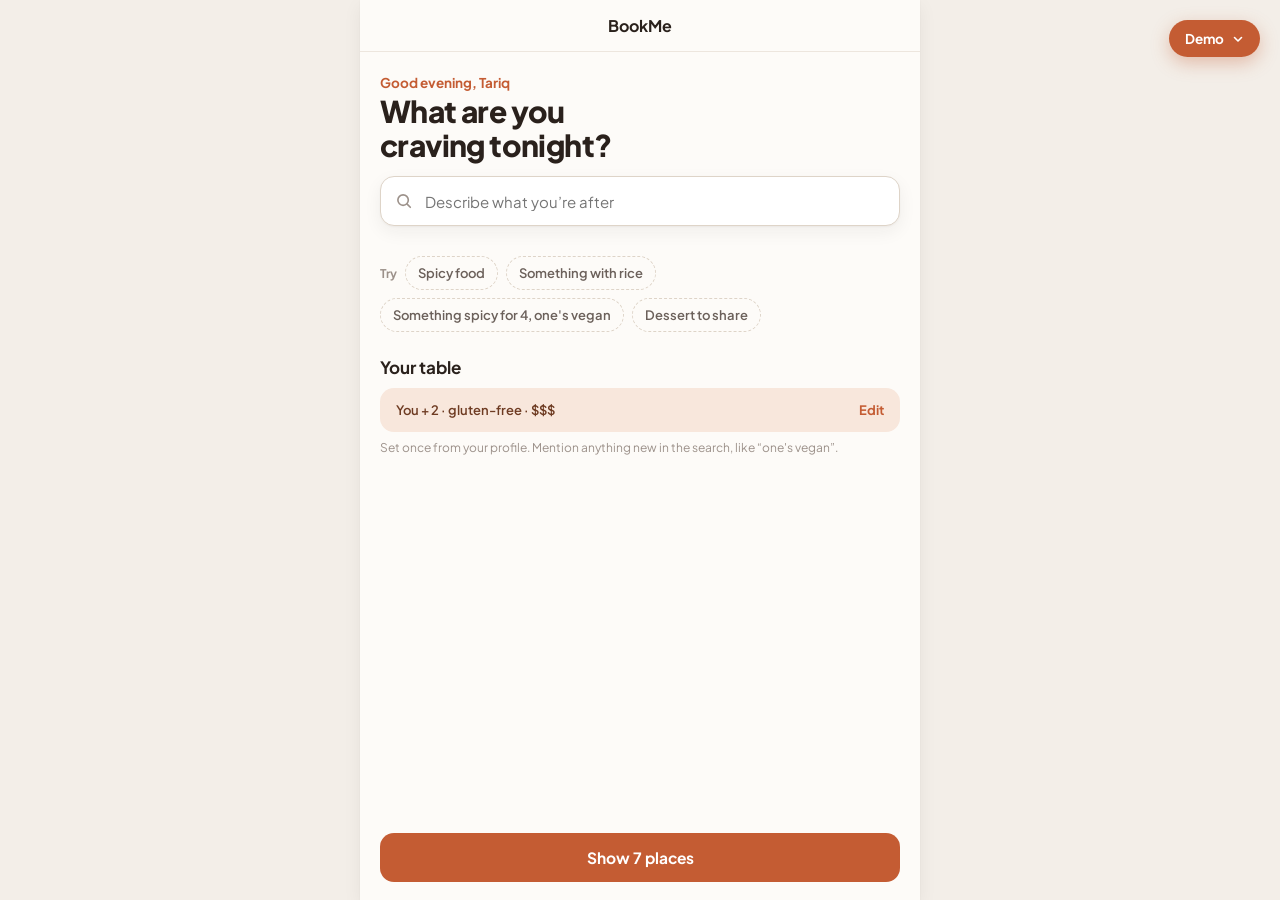
<file: frontend-app/index.html>
<!doctype html>
<html lang="en">
<head>
  <meta charset="utf-8">
  <meta name="viewport" content="width=device-width, initial-scale=1, viewport-fit=cover">
  <title>BookMe — dine-in prototype</title>
  <meta name="description" content="BookMe: a working prototype of an in-restaurant dining app for Chicago diners and restaurant operators.">
  <link rel="preconnect" href="https://fonts.googleapis.com">
  <link rel="preconnect" href="https://fonts.gstatic.com" crossorigin>
  <link href="https://fonts.googleapis.com/css2?family=Plus+Jakarta+Sans:wght@400;500;600;700;800&display=swap" rel="stylesheet">
  <link rel="stylesheet" href="styles.css">
</head>
<body>
  <main class="stage">
    <div class="phone" id="phone">
      <div class="phone-status">
        <span class="phone-time" id="phoneTime">7:24</span>
        <span class="phone-notch" aria-hidden="true"></span>
        <span class="phone-icons" aria-hidden="true">
          <svg width="17" height="11" viewBox="0 0 17 11"><rect x="0" y="7" width="3" height="4" rx="1"/><rect x="4.5" y="5" width="3" height="6" rx="1"/><rect x="9" y="2.5" width="3" height="8.5" rx="1"/><rect x="13.5" y="0" width="3" height="11" rx="1"/></svg>
          <svg width="24" height="11" viewBox="0 0 24 11"><rect x="0.5" y="0.5" width="20" height="10" rx="3" fill="none" stroke="currentColor"/><rect x="2" y="2" width="15" height="7" rx="1.6"/><rect x="21.5" y="3.5" width="1.6" height="4" rx="0.8"/></svg>
        </span>
      </div>
      <div class="screen" id="screen" aria-live="polite"></div>
    </div>
  </main>

  <aside class="demo" id="demo">
    <button class="demo-toggle" id="demoToggle" aria-expanded="false" aria-controls="demoPanel">
      Demo
      <svg width="12" height="12" viewBox="0 0 12 12" aria-hidden="true"><path d="M2.5 4.5 6 8l3.5-3.5" fill="none" stroke="currentColor" stroke-width="1.6" stroke-linecap="round" stroke-linejoin="round"/></svg>
    </button>
    <div class="demo-panel" id="demoPanel" hidden>
      <div class="demo-source" id="demoSource">Connecting…</div>
      <div class="demo-seg" role="tablist" aria-label="View">
        <button data-mode="diner" class="is-on">Diner</button>
        <button data-mode="owner">Restaurant</button>
      </div>
      <label class="demo-label" for="demoDiner" id="demoDinerLabel">Diner profile</label>
      <select id="demoDiner"></select>
      <label class="demo-label" for="demoRestaurant" id="demoRestaurantLabel" hidden>Restaurant</label>
      <select id="demoRestaurant" hidden></select>
      <div class="demo-label">Jump to</div>
      <div class="demo-jumps" id="demoJumps"></div>
      <button class="demo-reset" id="demoReset">Reset demo</button>
    </div>
  </aside>

  <script src="data/snapshot.js"></script>
  <script src="data/dish_scores.js"></script>
  <script src="js/images.js"></script>
  <script src="js/data.js"></script>
  <script src="js/models.js"></script>
  <script src="js/query.js"></script>
  <script src="js/app.js"></script>
</body>
</html>
</file>
<file: frontend-app/styles.css>
:root {
  --bg-page: #F3EEE8;
  --bg: #FDFBF8;
  --surface: #FFFFFF;
  --line: #EDE6DE;
  --line-strong: #DED4C8;
  --ink: #2A211C;
  --ink-2: #6B605A;
  --ink-3: #9C918A;
  --accent: #C45C33;
  --accent-deep: #A44A26;
  --accent-soft: #F6E3D8;
  --peach: #F8E7DC;
  --good: #2E7A4F;
  --good-soft: #D9F0E1;
  --warn-soft: #F9E4B8;
  --warn-ink: #6F4A06;
  --bad: #B23A2E;
  --bad-soft: #FBE1DD;
  --ops: #2E2420;
  --ops-2: #3A2E28;
  --radius: 16px;
  --shadow: 0 1px 2px rgba(42, 33, 28, .04), 0 6px 18px rgba(42, 33, 28, .06);
  --font: "Plus Jakarta Sans", -apple-system, BlinkMacSystemFont, "Segoe UI", sans-serif;
}

* { box-sizing: border-box; }
html, body { margin: 0; height: 100%; }
body { font-family: var(--font); color: var(--ink); background: var(--bg-page); -webkit-font-smoothing: antialiased; overflow: hidden; }
button { font: inherit; color: inherit; cursor: pointer; }
select { font: inherit; }

/* ---------- Stage and phone ---------- */
.stage { height: 100vh; }
.phone {
  width: 100vw; height: 100vh; background: var(--bg-page); border: 0; border-radius: 0; box-shadow: none;
  position: relative; overflow: hidden; display: flex; flex-direction: column; align-items: center;
  transform-origin: center center;
}
.phone-status { height: 48px; flex: 0 0 48px; display: flex; align-items: center; justify-content: space-between; padding: 6px 26px 0; font-size: 13px; font-weight: 700; position: relative; z-index: 5; background: var(--bg); }
.phone.is-owner .phone-status { background: var(--ops); color: #fff; }
.phone-notch { position: absolute; left: 50%; top: 10px; transform: translateX(-50%); width: 108px; height: 30px; border-radius: 20px; background: #1A1412; }
.phone-icons { display: flex; gap: 6px; align-items: center; }
.phone-icons svg { fill: currentColor; }

.screen { flex: 1; width: min(560px, 96vw); max-width: 560px; position: relative; overflow: hidden; box-shadow: var(--shadow); }
.phone.is-owner .screen { max-width: 720px; width: min(720px, 96vw); }
.view { position: absolute; inset: 0; display: flex; flex-direction: column; background: var(--bg); animation: slide-in .28s ease; }
.view.is-back { animation-name: slide-back; }
@keyframes slide-in { from { transform: translateX(24px); opacity: 0; } to { transform: none; opacity: 1; } }
@keyframes slide-back { from { transform: translateX(-24px); opacity: 0; } to { transform: none; opacity: 1; } }
@media (prefers-reduced-motion: reduce) { .view { animation: none; } }
.scroll { flex: 1; overflow-y: auto; padding: 0 20px 28px; scrollbar-width: none; }
.scroll::-webkit-scrollbar { display: none; }

/* Fake phone status bar (time/signal/battery) hidden — it's just visual
   clutter on a real desktop browser window now that the app fills the screen. */
.phone-status { display: none; }

/* ---------- Top bar ---------- */
.topbar { height: 52px; flex: 0 0 52px; display: grid; grid-template-columns: 44px 1fr 44px; align-items: center; padding: 0 10px; border-bottom: 1px solid var(--line); background: var(--bg); }
.topbar h1 { margin: 0; text-align: center; font-size: 16px; font-weight: 700; }
.icon-btn { width: 40px; height: 40px; border: 0; background: none; border-radius: 12px; display: grid; place-items: center; color: var(--ink-2); }
.icon-btn:hover { background: rgba(0,0,0,.04); }
.icon-btn:disabled { visibility: hidden; }

/* ---------- Type ---------- */
.eyebrow { color: var(--accent); font-weight: 700; font-size: 13.5px; margin: 22px 0 4px; }
.display { font-size: 30px; line-height: 1.12; font-weight: 800; letter-spacing: -.02em; margin: 0 0 14px; }
.h2 { font-size: 17px; font-weight: 700; margin: 24px 0 10px; }
.sub { color: var(--ink-2); font-size: 13.5px; margin: 0; line-height: 1.45; }
.small { font-size: 12px; color: var(--ink-3); }
.num { font-variant-numeric: tabular-nums; }
.label { font-size: 11.5px; font-weight: 800; letter-spacing: .08em; text-transform: uppercase; color: var(--accent); }

/* ---------- Chips ---------- */
.context-chip { display: block; background: var(--peach); color: #6E3B22; border-radius: 12px; padding: 10px 14px; font-size: 12.5px; font-weight: 600; }
.pill { display: inline-flex; align-items: center; gap: 5px; border-radius: 999px; padding: 5px 10px; font-size: 12px; font-weight: 700; background: #F1EBE4; color: var(--ink-2); }
.pill.good { background: var(--good-soft); color: #1E5A3B; }
.pill.warn { background: var(--warn-soft); color: var(--warn-ink); }
.pill.accent { background: var(--accent-soft); color: var(--accent-deep); }
.pill.bad { background: var(--bad-soft); color: var(--bad); }
.pill-btn { border: 0; font-family: inherit; cursor: pointer; }

/* ---------- Cards ---------- */
.card { background: var(--surface); border: 1px solid var(--line); border-radius: var(--radius); box-shadow: var(--shadow); }
.r-card { display: grid; grid-template-columns: 96px 1fr 16px; gap: 12px; align-items: center; padding: 12px; margin-top: 12px; width: 100%; text-align: left; }
.r-card:hover { border-color: var(--line-strong); }
.thumb { width: 96px; height: 96px; border-radius: 12px; overflow: hidden; position: relative; background: linear-gradient(135deg, #ECDFD2, #DCC9B8); }
.thumb img, .hero img, .dish-photo img { width: 100%; height: 100%; object-fit: cover; display: block; position: relative; z-index: 1; }
.fallback { position: absolute; inset: 0; display: grid; place-items: center; font-weight: 700; font-size: 12px; color: #8C7A6C; letter-spacing: .04em; text-transform: uppercase; }
.r-name { font-weight: 700; font-size: 16px; margin: 0 0 3px; }
.r-addr { font-size: 12.5px; color: var(--ink-2); margin: 0 0 9px; }
.r-meta { display: flex; gap: 8px; align-items: center; font-size: 12.5px; font-weight: 600; flex-wrap: wrap; }
.r-rating { color: var(--accent-deep); }
.r-blurb { font-size: 13px; color: var(--ink-2); margin: 6px 0 0; line-height: 1.4; }
.health-badge {
  display: inline-flex; align-items: center; gap: 6px; margin-top: 8px;
  background: var(--good-soft); color: #1E5A3B; font-size: 12px; font-weight: 700;
  padding: 5px 10px; border-radius: 999px;
}
.health-badge svg { flex: 0 0 auto; }
.popular-strip { display: flex; gap: 10px; overflow-x: auto; scrollbar-width: none; padding-bottom: 2px; }
.popular-strip::-webkit-scrollbar { display: none; }
.popular-card {
  flex: 0 0 110px; display: flex; flex-direction: column; gap: 6px;
  border: 0; background: none; padding: 0; text-align: left; cursor: pointer;
}
.popular-photo { width: 110px; height: 90px; border-radius: 12px; overflow: hidden; position: relative; background: linear-gradient(135deg, #ECDFD2, #DCC9B8); }
.popular-photo img { width: 100%; height: 100%; object-fit: cover; display: block; position: relative; z-index: 1; }
.popular-name { font-size: 12.5px; font-weight: 700; color: var(--ink); line-height: 1.3; }
.popular-price { font-size: 12px; color: var(--ink-2); }
.dot { width: 3px; height: 3px; border-radius: 50%; background: var(--ink-3); }
.chev { color: var(--ink-3); }
.hero { height: 210px; margin: 0 -20px; position: relative; background: linear-gradient(135deg, #ECDFD2, #DCC9B8); }
.addr-row { display: flex; gap: 6px; align-items: center; color: var(--ink-2); font-size: 13.5px; margin: 2px 0 6px; }

/* ---------- Seats ---------- */
.seats-card { padding: 16px; margin-top: 16px; }
.seats-head { display: flex; justify-content: space-between; align-items: center; }
.seats-title { color: var(--accent); font-weight: 700; font-size: 14px; }
.seats-big { font-size: 21px; font-weight: 800; margin-top: 6px; }
.live-dot { width: 9px; height: 9px; border-radius: 50%; background: var(--good); box-shadow: 0 0 0 3px var(--good-soft); animation: pulse 1.8s infinite; }
@keyframes pulse { 50% { box-shadow: 0 0 0 6px transparent; } }
.bar { height: 8px; border-radius: 99px; background: #F0E8E0; overflow: hidden; margin: 12px 0 8px; }
.bar > span { display: block; height: 100%; background: var(--accent); border-radius: 99px; }
.table-grid { display: grid; grid-template-columns: repeat(8, 1fr); gap: 5px; margin-top: 12px; }
.tbl { aspect-ratio: 1; border-radius: 8px; display: grid; place-items: center; font-size: 10.5px; font-weight: 700; }
.tbl.available { background: var(--good-soft); color: #1E5A3B; }
.tbl.seated { background: #F1ECE7; color: var(--ink-3); }
.tbl.reserved { background: var(--warn-soft); color: var(--warn-ink); }
.tbl.out_of_service { background: #F4F1EE; color: #C9BFB7; }
.legend { display: flex; gap: 12px; margin-top: 10px; font-size: 11.5px; color: var(--ink-2); }
.legend i { display: inline-block; width: 9px; height: 9px; border-radius: 3px; margin-right: 5px; vertical-align: -1px; }
.seat-types { display: grid; grid-template-columns: repeat(auto-fit, minmax(120px, 1fr)); gap: 8px; margin-top: 14px; }
.seat-type {
  border: 1.5px solid var(--line-strong); background: var(--surface); border-radius: 14px;
  padding: 12px 10px; text-align: left; display: flex; flex-direction: column; gap: 2px;
}
.seat-type.is-on { border-color: var(--accent); background: var(--accent-soft); }
.seat-type .zt-icon { font-size: 18px; }
.seat-type .zt-label { font-weight: 700; font-size: 13.5px; margin-top: 2px; }
.seat-type .zt-count { font-size: 11.5px; color: var(--ink-2); }
.seat-type .zt-sample { font-size: 10.5px; color: var(--ink-3); margin-top: 1px; }
.slots { display: flex; gap: 8px; flex-wrap: wrap; }
.slot { border: 1px solid var(--line-strong); background: var(--surface); border-radius: 14px; padding: 11px 16px; font-weight: 700; font-size: 14px; }
.slot.is-on { background: var(--accent); color: #fff; border-color: var(--accent); }
.stepper { display: inline-flex; align-items: center; gap: 12px; }
.stepper button { width: 32px; height: 32px; border: 1px solid var(--line-strong); border-radius: 50%; background: var(--surface); font-weight: 700; font-size: 17px; line-height: 1; padding: 0; }
.stepper button.fill { background: var(--accent); color: #fff; border-color: var(--accent); }
.stepper span { min-width: 14px; text-align: center; font-weight: 700; }

/* ---------- Buttons ---------- */
.btn { width: 100%; border: 0; border-radius: 14px; padding: 15px 18px; background: var(--accent); color: #fff; font-weight: 700; font-size: 15.5px; }
.btn:hover { background: var(--accent-deep); }
.btn.secondary { background: #F3EEE8; color: var(--ink); }
.btn.secondary:hover { background: #ECE5DD; }
.btn:disabled { background: #E1B8A4; cursor: default; }
.footer { padding: 12px 20px 18px; background: var(--bg); }

/* ---------- Sheet ---------- */
.sheet-backdrop { position: absolute; inset: 0; background: rgba(30, 20, 16, .4); z-index: 20; animation: fade .2s ease; }
.sheet { position: absolute; left: 0; right: 0; bottom: 0; z-index: 21; background: var(--bg); border-radius: 24px 24px 0 0; padding: 10px 20px 22px; animation: rise .25s ease; }
.sheet .grab { width: 40px; height: 5px; border-radius: 3px; background: var(--line-strong); margin: 0 auto 16px; }
@keyframes fade { from { opacity: 0; } }
@keyframes rise { from { transform: translateY(40px); opacity: 0; } }
.confirm-icon { width: 52px; height: 52px; border-radius: 50%; background: var(--good-soft); color: var(--good); display: grid; place-items: center; margin-bottom: 12px; }
.geo-box { margin-top: 16px; padding: 14px; border-radius: 14px; background: var(--peach); display: flex; flex-direction: column; gap: 10px; }
.geo-hint { margin: 0; font-size: 12.5px; color: var(--ink-2); display: flex; align-items: center; gap: 6px; }
.geo-hint svg { flex: 0 0 auto; }
.geo-confirmed { margin: 0; font-size: 13.5px; font-weight: 700; color: var(--good); display: flex; align-items: center; gap: 6px; }

/* ---------- Menu ---------- */
.filter-banner { display: flex; gap: 9px; align-items: flex-start; background: var(--good-soft); color: #1E5A3B; border-radius: 12px; padding: 12px 14px; font-size: 13.5px; line-height: 1.4; font-weight: 600; }
.filter-banner.muted { background: #F1EBE4; color: var(--ink-2); }
.filter-banner svg { flex: 0 0 auto; margin-top: 1px; }
.cat-title { font-size: 12px; font-weight: 800; letter-spacing: .08em; text-transform: uppercase; color: var(--ink-3); margin: 22px 0 6px; scroll-margin-top: 60px; }
.cat-nav {
  position: sticky; top: 0; z-index: 6; background: var(--bg);
  display: flex; gap: 8px; overflow-x: auto; scrollbar-width: none;
  margin: 14px -20px 0; padding: 10px 20px; border-bottom: 1px solid var(--line);
}
.cat-nav::-webkit-scrollbar { display: none; }
.cat-nav-btn {
  flex: 0 0 auto; border: 1px solid var(--line-strong); background: var(--surface);
  border-radius: 999px; padding: 7px 14px; font-size: 12.5px; font-weight: 700;
  white-space: nowrap; color: var(--ink);
}
.dish-card { overflow: hidden; margin-top: 12px; }
.dish-photo { height: 180px; position: relative; background: linear-gradient(135deg, #ECDFD2, #DCC9B8); }
.dish-body { padding: 12px 16px 14px; }
.dish-head { display: flex; justify-content: space-between; align-items: center; gap: 10px; }
.dish-name { font-weight: 700; font-size: 16px; margin: 0; }
.dish-desc { font-size: 13px; color: var(--ink-2); margin: 5px 0 10px; }
.dish-foot { display: flex; justify-content: space-between; align-items: center; gap: 10px; }
.price { font-weight: 700; font-size: 15px; }
.dish-card.is-blocked .dish-photo { filter: grayscale(1); opacity: .45; }
.dish-card.is-blocked .dish-name, .dish-card.is-blocked .dish-desc, .dish-card.is-blocked .price { color: #B9AFA8; }
.why-btn { border: 0; background: none; font-size: 12px; font-weight: 700; color: var(--accent); padding: 0; margin-top: 8px; display: block; }
.dish-toggles { display: flex; justify-content: space-between; align-items: center; margin-top: 8px; }
.dish-toggles .why-btn { margin-top: 0; }
.score-grid { display: grid; grid-template-columns: 1fr 1fr; gap: 6px 14px; margin-top: 10px; }
.score-row { display: grid; grid-template-columns: 62px 1fr 30px; gap: 8px; align-items: center; font-size: 11.5px; color: var(--ink-2); font-weight: 600; }
.score-row .bar { margin: 0; height: 6px; }
.score-row .bar > span { background: var(--accent); }
.score-row .bar.low > span { background: #D9B49C; }
.mod-list { display: flex; flex-direction: column; gap: 6px; margin-top: 10px; }
.mod-row { display: flex; align-items: center; gap: 8px; font-size: 12.5px; }
.mod-row input[type="checkbox"] { width: 16px; height: 16px; accent-color: var(--accent); }
.mod-name { flex: 1; font-weight: 600; }
.mod-price { color: var(--ink-2); font-weight: 600; font-size: 11.5px; }
.mod-note { font-size: 11px; color: var(--ink-2); font-weight: 500; }
.cartbar { margin: 0 14px 14px; border-radius: 16px; background: var(--accent); color: #fff; display: flex; justify-content: space-between; align-items: center; padding: 15px 18px; border: 0; font-weight: 700; font-size: 15px; animation: rise .2s ease; box-shadow: 0 8px 20px rgba(196, 92, 51, .3); }

/* ---------- Order + ETA ---------- */
.line { display: flex; justify-content: space-between; padding: 10px 0; font-size: 14px; border-bottom: 1px solid var(--line); }
.line:last-child { border-bottom: 0; }
.line.total { font-weight: 800; font-size: 15.5px; }
.est-card { background: var(--peach); border-radius: 18px; padding: 22px 18px 20px; margin-top: 16px; text-align: center; }
.est-card .label { display: block; margin-bottom: 10px; }
.est-icon { width: 40px; height: 40px; border-radius: 50%; border: 2px solid var(--accent); color: var(--accent); display: grid; place-items: center; margin: 0 auto 10px; }
.est-title { font-size: 23px; font-weight: 800; margin: 0; line-height: 1.2; }
.est-sub { color: #7A4A32; font-size: 13px; margin: 6px 0 0; }
.eta-ring { width: 150px; height: 150px; margin: 6px auto 10px; position: relative; }
.eta-ring svg { transform: rotate(-90deg); }
.eta-ring .val { position: absolute; inset: 0; display: grid; place-items: center; align-content: center; }
.eta-ring .val b { font-size: 40px; font-weight: 800; line-height: 1; }
.eta-ring .val span { font-size: 12px; color: var(--ink-2); font-weight: 600; }
.why { text-align: left; margin-top: 16px; border-top: 1px solid rgba(0,0,0,.06); padding-top: 12px; }
.why-row { display: flex; justify-content: space-between; font-size: 12.5px; padding: 4px 0; color: #7A4A32; }
.why-row b { color: var(--ink); }
.why-row { gap: 12px; }
.why-row b { text-align: right; }
.score-grid .why-row { grid-column: 1 / -1; font-size: 11.5px; color: var(--ink-2); padding: 2px 0; }
.score-grid .why-row:first-of-type { margin-top: 4px; border-top: 1px solid rgba(0,0,0,.06); padding-top: 8px; }
.notice { background: var(--warn-soft); color: var(--warn-ink); border-radius: 16px; padding: 16px 18px; margin-top: 14px; font-size: 15px; font-weight: 700; line-height: 1.35; }
.notice .alt { display: inline-flex; margin-top: 12px; border: 0; background: #fff; border-radius: 999px; padding: 8px 14px; font-weight: 700; font-size: 13px; color: var(--warn-ink); }
.error { background: var(--bad-soft); color: var(--bad); border-radius: 12px; padding: 10px 12px; font-size: 13px; margin-top: 12px; }

/* ---------- Pay ---------- */
.seg { display: grid; grid-template-columns: 1fr 1fr; background: #F1EBE4; border-radius: 14px; padding: 4px; gap: 4px; }
.seg button { border: 0; background: none; border-radius: 11px; padding: 10px; font-weight: 700; font-size: 13.5px; color: var(--ink-2); }
.seg button.is-on { background: var(--surface); color: var(--accent); box-shadow: var(--shadow); }
.people { display: grid; grid-template-columns: repeat(3, 1fr); gap: 10px; margin-top: 16px; text-align: center; }
.avatar { width: 44px; height: 44px; border-radius: 50%; display: grid; place-items: center; font-weight: 800; font-size: 15px; margin: 0 auto 6px; background: var(--peach); color: var(--accent-deep); }
.avatar.me { background: var(--accent); color: #fff; }
.person b { display: block; font-size: 13.5px; }
.person span { font-size: 12.5px; color: var(--ink-2); }
.assign-list { margin-top: 12px; padding: 2px 14px; }
.assign-row { display: flex; justify-content: space-between; align-items: center; padding: 10px 0; border-bottom: 1px solid var(--line); font-size: 14px; font-weight: 600; }
.assign-row:last-child { border-bottom: 0; }
.assign { display: flex; gap: 5px; }
.assign button { width: 28px; height: 28px; border-radius: 50%; border: 2px solid transparent; font-size: 11px; font-weight: 800; padding: 0; background: var(--peach); color: var(--accent-deep); opacity: .45; }
.assign button.is-on { opacity: 1; border-color: var(--accent); background: var(--accent); color: #fff; }
.tips { display: grid; grid-template-columns: repeat(4, 1fr); gap: 8px; }
.tips button { border: 1px solid var(--line-strong); background: var(--surface); border-radius: 12px; padding: 12px 0; font-weight: 700; }
.tips button.is-on { background: var(--accent); color: #fff; border-color: var(--accent); }

/* ---------- Success / review ---------- */
.center { text-align: center; }
.big-check { width: 80px; height: 80px; border-radius: 50%; background: var(--good-soft); color: var(--good); display: grid; place-items: center; margin: 0 auto 20px; }
.stars { display: flex; gap: 6px; margin: 8px 0 4px; }
.stars button { border: 0; background: none; padding: 2px; color: #DCD2C8; }
.stars button.is-on { color: var(--accent); }
textarea { width: 100%; min-height: 92px; border: 1px solid var(--line-strong); border-radius: 14px; padding: 12px; font: inherit; font-size: 14px; resize: none; background: var(--surface); }
.toggle-row { display: flex; justify-content: space-between; align-items: center; gap: 10px; padding: 12px 0; border-bottom: 1px solid var(--line); font-size: 14px; font-weight: 600; }
.toggle-row:last-child { border-bottom: 0; }
.toggle-row .hint { font-size: 12px; color: var(--ink-3); text-align: right; font-weight: 600; }
.switch { width: 44px; height: 26px; border-radius: 99px; background: #E3D9CF; border: 0; position: relative; padding: 0; flex: 0 0 44px; }
.switch::after { content: ""; position: absolute; top: 3px; left: 3px; width: 20px; height: 20px; border-radius: 50%; background: #fff; transition: left .15s; box-shadow: 0 1px 2px rgba(0,0,0,.2); }
.switch.is-on { background: var(--accent); }
.switch.is-on::after { left: 21px; }

/* ---------- Ops (restaurant) view ---------- */
.is-owner .view { background: #F5F1EC; }
.ops-top { background: var(--ops); color: #fff; height: 52px; flex: 0 0 52px; display: flex; align-items: center; justify-content: center; padding: 0 10px; }
.ops-top h1 { margin: 0; text-align: center; font-size: 16px; font-weight: 700; }
.otabs { display: flex; gap: 8px; padding: 10px 16px; background: var(--bg); border-bottom: 1px solid var(--line); }
.otabs button { flex: 1; border: 0; background: none; padding: 10px 6px; border-radius: 12px; font-weight: 700; font-size: 13.5px; color: var(--ink-2); display: inline-flex; gap: 7px; align-items: center; justify-content: center; }
.otabs button.is-on { background: var(--peach); color: var(--accent); }
.ops-head { display: flex; justify-content: space-between; align-items: flex-end; margin-top: 18px; }
.ops-head .display { font-size: 26px; margin: 2px 0 0; }
.date-pill { border: 1px solid var(--line-strong); background: var(--surface); border-radius: 999px; padding: 6px 12px; font-size: 12.5px; font-weight: 700; }
.hero-card { background: var(--ops); color: #fff; border-radius: 18px; padding: 18px 20px; margin-top: 16px; }
.hero-card .k { font-size: 12.5px; font-weight: 700; color: #C9BDB4; }
.hero-card .big { font-size: 26px; font-weight: 800; line-height: 1.2; margin: 6px 0 12px; }
.hero-card .big .arrow { color: var(--accent); }
.hero-card .rule { border-top: 1px solid rgba(255,255,255,.12); padding-top: 12px; font-size: 12.5px; color: #C9BDB4; line-height: 1.5; }
.hero-card .rule b { color: #fff; display: block; margin-top: 4px; }
.hero-card .act { display: inline-block; margin: 2px 0 10px; padding: 7px 12px; border-radius: 999px; font-size: 14px; font-weight: 600; background: rgba(255,255,255,.08); color: #fff; }
.hero-card .act b { font-weight: 800; }
.hero-card .act.up b { color: #F6B38F; }
.hero-card .act.down b { color: #A8DDBF; }
.hero-card .why-line { font-size: 14px; color: #E9E1DA; margin: 0 0 12px; line-height: 1.4; }
.hero-card details.rule summary { cursor: pointer; font-weight: 700; color: #F6B38F; list-style: none; }
.hero-card details.rule summary::-webkit-details-marker { display: none; }
.hero-card details.rule summary::after { content: " ›"; }
.hero-card details[open].rule summary { margin-bottom: 6px; }
.kpis { display: grid; grid-template-columns: repeat(3, 1fr); gap: 10px; margin-top: 12px; }
.kpi { background: var(--surface); border: 1px solid var(--line); border-radius: 14px; padding: 14px 12px; }
.kpi span { display: block; font-size: 10.5px; font-weight: 800; letter-spacing: .06em; text-transform: uppercase; color: var(--ink-3); }
.kpi b { display: block; font-size: 22px; font-weight: 800; margin-top: 4px; }
.kpi.wide { grid-column: span 3; }
.o-card { background: var(--surface); border: 1px solid var(--line); border-radius: 16px; padding: 16px; margin-top: 12px; }
.o-card .label { display: block; margin-bottom: 6px; }
.o-title { font-size: 15.5px; font-weight: 700; margin: 0; }
.chart svg { display: block; width: 100%; max-width: 400px; height: auto; margin: 0 auto; overflow: visible; }
.chart-legend { display: flex; gap: 12px; font-size: 11.5px; color: var(--ink-2); font-weight: 600; margin-top: 12px; padding-top: 12px; border-top: 1px solid var(--line); white-space: nowrap; }
.chart-legend i { display: inline-block; width: 16px; height: 0; border-top: 2.5px solid; margin-right: 6px; vertical-align: middle; }
.err-card { background: var(--peach); border-radius: 16px; padding: 14px 16px; margin-top: 12px; line-height: 1.5; }
.err-card .label { display: block; margin-bottom: 4px; }
.err-card b { font-size: 16px; }
.err-card .vs { color: var(--accent); font-weight: 700; }
.shift-row { display: grid; grid-template-columns: 1fr auto auto; gap: 10px; align-items: center; padding: 10px 0; border-bottom: 1px solid var(--line); font-size: 13.5px; }
.shift-row:last-child { border-bottom: 0; }
.shift-row .d { font-weight: 700; }
.shift-row .d span { display: block; font-size: 11.5px; color: var(--ink-3); font-weight: 600; }
.table { border-radius: 14px; overflow: hidden; border: 1px solid var(--line); margin-top: 12px; }
.table .th { display: flex; justify-content: space-between; background: var(--ops); color: #fff; padding: 12px 16px; font-size: 11px; font-weight: 800; letter-spacing: .06em; text-transform: uppercase; }
.table .tr { display: flex; justify-content: space-between; align-items: center; padding: 13px 16px; background: var(--surface); border-top: 1px solid var(--line); }
.table .tr .n { font-weight: 700; font-size: 14.5px; }
.table .tr .q { font-weight: 800; font-size: 17px; }
.illustrative { font-size: 11.5px; color: var(--ink-3); margin-top: 10px; line-height: 1.4; }
.linkbtn { width: 100%; border: 0; background: var(--accent); color: #fff; border-radius: 14px; padding: 14px 16px; font-weight: 700; font-size: 15px; display: flex; justify-content: space-between; align-items: center; margin-top: 12px; }
.linkbtn.soft { background: #F3EEE8; color: var(--ink); }

/* ---------- Demo control (outside the phone) ---------- */
.demo { position: fixed; top: 20px; right: 20px; z-index: 50; width: 256px; display: flex; flex-direction: column; align-items: flex-end; }
.demo-toggle { border: 0; background: var(--accent); color: #fff; font-weight: 700; font-size: 13.5px; border-radius: 999px; padding: 10px 16px; display: inline-flex; gap: 8px; align-items: center; box-shadow: 0 6px 18px rgba(196, 92, 51, .35); }
.demo-panel { margin-top: 8px; width: 100%; background: #fff; border-radius: 16px; padding: 14px; box-shadow: 0 16px 40px rgba(42, 33, 28, .18); border: 1px solid var(--line); }
.demo-source { font-size: 11.5px; font-weight: 700; color: var(--ink-2); display: flex; gap: 6px; align-items: center; margin-bottom: 12px; }
.demo-source::before { content: ""; width: 8px; height: 8px; border-radius: 50%; background: var(--ink-3); flex: 0 0 8px; }
.demo-source.is-live::before { background: var(--good); }
.demo-source.is-offline::before { background: #D9A441; }
.demo-seg { display: grid; grid-template-columns: 1fr 1fr; background: #F1EBE4; border-radius: 10px; padding: 3px; margin-bottom: 12px; }
.demo-seg button { border: 0; background: none; border-radius: 8px; padding: 7px; font-weight: 700; font-size: 12.5px; color: var(--ink-2); }
.demo-seg button.is-on { background: #fff; color: var(--ink); }
.demo-label { display: block; font-size: 11px; font-weight: 800; text-transform: uppercase; letter-spacing: .06em; color: var(--ink-3); margin: 4px 0 6px; }
.demo-label[hidden] { display: none; }
.demo select { width: 100%; border: 1px solid var(--line-strong); border-radius: 10px; padding: 8px; font-size: 12.5px; margin-bottom: 12px; background: #fff; }
.demo-jumps { display: grid; grid-template-columns: 1fr 1fr; gap: 5px; margin-bottom: 12px; }
.demo-jumps button { border: 1px solid var(--line); background: #FBF8F4; border-radius: 9px; padding: 7px 8px; font-size: 12px; font-weight: 600; text-align: left; }
.demo-jumps button:hover { border-color: var(--line-strong); }
.demo-reset { width: 100%; border: 0; background: #F1EBE4; border-radius: 10px; padding: 9px; font-weight: 700; font-size: 12.5px; }
@media (max-width: 500px) { .demo { top: 10px; right: 10px; } .demo-toggle { padding: 7px 12px; font-size: 12px; } }

/* ---------- Search ---------- */
.search-box { display: flex; align-items: center; gap: 10px; background: var(--surface); border: 1px solid var(--line-strong); border-radius: 14px; padding: 0 14px; height: 50px; color: var(--ink-3); box-shadow: var(--shadow); }
.search-box:focus-within { border-color: var(--accent); }
.search-box input { flex: 1; border: 0; outline: 0; background: none; font: inherit; font-size: 15px; color: var(--ink); height: 100%; }
.r-fit { margin: 8px 0 0; font-size: 12px; font-weight: 700; color: var(--good); }
.understood { display: flex; flex-wrap: wrap; gap: 6px; align-items: center; margin-top: 12px; min-height: 4px; }
.suggest { display: flex; flex-wrap: wrap; gap: 8px; align-items: center; margin-top: 14px; }
.suggest button { border: 1px dashed var(--line-strong); background: transparent; border-radius: 999px; padding: 8px 12px; font-size: 13px; font-weight: 600; color: var(--ink-2); }
.suggest button:hover { border-color: var(--accent); color: var(--accent); }
.table-sum { width: 100%; display: flex; justify-content: space-between; align-items: center; gap: 12px; background: var(--peach); border: 0; border-radius: 14px; padding: 13px 16px; font-size: 13px; font-weight: 600; color: #6E3B22; text-align: left; line-height: 1.4; }
.table-sum .edit { color: var(--accent); font-weight: 700; flex: 0 0 auto; }
.dish-row { display: grid; grid-template-columns: 60px 1fr auto; gap: 12px; align-items: center; width: 100%; padding: 10px 12px; margin-top: 10px; text-align: left; }
.dthumb { width: 60px; height: 60px; border-radius: 12px; overflow: hidden; position: relative; background: linear-gradient(135deg, #ECDFD2, #DCC9B8); }
.dthumb img { width: 100%; height: 100%; object-fit: cover; display: block; position: relative; z-index: 1; }
.dr-main { display: flex; flex-direction: column; gap: 2px; min-width: 0; }
.dr-main b { font-size: 15px; }
.dr-main > span { font-size: 12.5px; color: var(--ink-2); }
</file>
